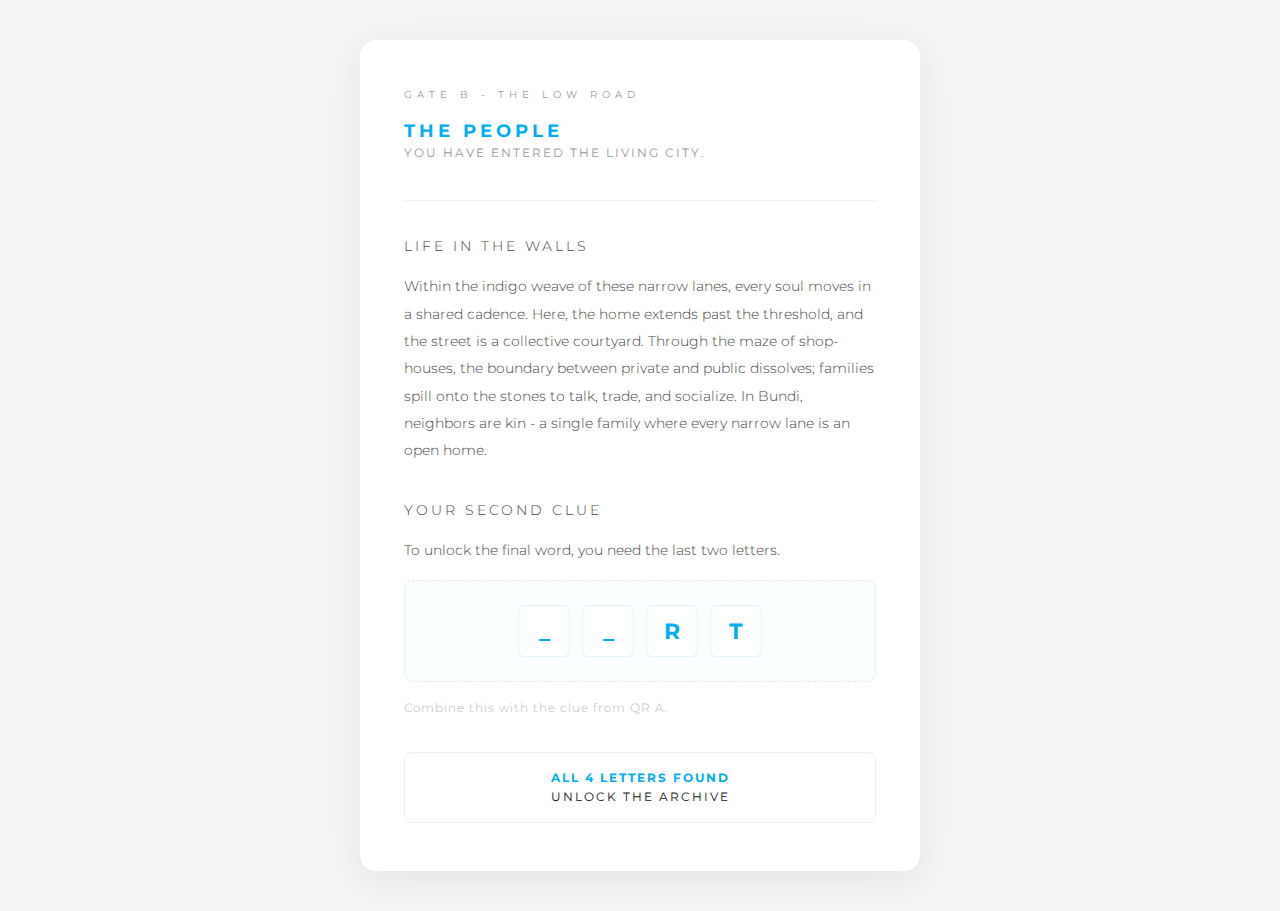
<file: index.html>
<!DOCTYPE html>
<html lang="en">
<head>
    <meta charset="UTF-8">
    <meta name="viewport" content="width=device-width, initial-scale=1.0">
    <title>Gate B : The People</title>
    <link href="https://fonts.googleapis.com/css2?family=Montserrat:wght@300;400;700&display=swap" rel="stylesheet">
    <link rel="stylesheet" href="css/style.css">
</head>
<body>

    <div class="card">

        <p class="page-label">Gate B - The Low Road</p>
        <h1>The People</h1>
        <p class="subtitle">You have entered the Living City.</p>

        <hr class="divider">

        <div class="section">
            <p class="section-label">Life in the Walls</p>
            <p>Within the indigo weave of these narrow lanes, every soul moves in a shared cadence. Here, the home extends past the threshold, and the street is a collective courtyard. Through the maze of shop-houses, the boundary between private and public dissolves; families spill onto the stones to talk, trade, and socialize. In Bundi, neighbors are kin - a single family where every narrow lane is an open home.</p>
        </div>

        <div class="section">
            <p class="section-label">Your Second Clue</p>
            <p>To unlock the final word, you need the last two letters.</p>
            <div class="clue-box">
                <span>_</span><span>_</span><span>R</span><span>T</span>
            </div>
            <p style="font-size:0.72rem; color:#bbb; margin-top:10px; letter-spacing:1px;">Combine this with the clue from QR A.</p>
        </div>

        <a href="final_reveal.html" class="final-link">
            <span>All 4 Letters Found</span>
            Unlock the Archive
        </a>

    </div>

</body>
</html>
</file>
<file: css/style.css>
* { margin: 0; padding: 0; box-sizing: border-box; }

body {
    background-color: #f5f5f5;
    font-family: 'Montserrat', sans-serif;
    min-height: 100vh;
    display: flex;
    justify-content: center;
    align-items: center;
    padding: 40px 20px;
}

/* ─── Main card ─────────────────────────────────────── */
.card {
    background: #ffffff;
    border-radius: 16px;
    box-shadow: 0 8px 40px rgba(0, 0, 0, 0.08);
    max-width: 560px;
    width: 100%;
    padding: 48px 44px;
}

/* ─── Header ────────────────────────────────────────── */
.page-label {
    font-size: 0.65rem;
    text-transform: uppercase;
    letter-spacing: 5px;
    color: #999;
    margin-bottom: 1.2rem;
}

h1 {
    font-size: 1.1rem;
    font-weight: 700;
    text-transform: uppercase;
    letter-spacing: 4px;
    color: #00AEEF;
    margin-bottom: 0.3rem;
}

.subtitle {
    font-size: 0.72rem;
    color: #999;
    letter-spacing: 2px;
    text-transform: uppercase;
    margin-bottom: 2.5rem;
}

/* ─── Divider ───────────────────────────────────────── */
.divider {
    border: none;
    border-top: 1px solid #f0f0f0;
    margin-bottom: 2rem;
}

/* ─── Content sections ──────────────────────────────── */
.section {
    margin-bottom: 2rem;
}

.section-label {
    font-size: 0.65rem;
    text-transform: uppercase;
    letter-spacing: 3px;
    color: #999;
    margin-bottom: 0.8rem;
}

.section p {
    font-size: 0.9rem;
    font-weight: 300;
    line-height: 1.9;
    color: #444;
}

/* ─── Clue box ──────────────────────────────────────── */
.clue-box {
    display: flex;
    justify-content: center;
    gap: 12px;
    border: 1px dashed #e8e8e8;
    border-radius: 8px;
    padding: 24px 20px;
    margin: 16px 0;
    background: #fafeff;
}

.clue-box span {
    display: flex;
    align-items: center;
    justify-content: center;
    width: 52px;
    height: 52px;
    font-size: 1.4rem;
    font-weight: 700;
    color: #00AEEF;
    border: 1px solid #e0f4fd;
    border-radius: 6px;
    background: #ffffff;
}

/* ─── Mobile ────────────────────────────────────────── */
@media (max-width: 480px) {
    .card {
        padding: 32px 24px;
    }
    .clue-box {
        gap: 8px;
        padding: 16px;
    }
    .clue-box span {
        width: 44px;
        height: 44px;
        font-size: 1.1rem;
    }
    input {
        font-size: 1.6rem;
        width: 160px;
        letter-spacing: 6px;
    }
}

/* ─── Final link (gate-b index) ─────────────────────── */
.final-link {
    display: block;
    text-decoration: none;
    color: #111;
    border: 1px solid #eee;
    border-radius: 8px;
    padding: 18px 30px;
    text-align: center;
    font-size: 0.72rem;
    text-transform: uppercase;
    letter-spacing: 2px;
    margin-top: 2rem;
    transition: all 0.3s ease;
}

.final-link span {
    display: block;
    font-weight: 700;
    color: #00AEEF;
    margin-bottom: 5px;
}

.final-link:hover {
    border-color: #00AEEF;
    transform: translateY(-3px);
    box-shadow: 0 8px 20px rgba(0, 174, 239, 0.08);
}

/* ─── final_reveal.html ─────────────────────────────── */
.reveal-body {
    min-height: 100vh;
}

#login-box {
    text-align: center;
}

#login-box p {
    font-size: 0.72rem;
    text-transform: uppercase;
    letter-spacing: 2px;
    color: #999;
    margin-bottom: 2.5rem;
}

input {
    border: none;
    border-bottom: 2px solid #f0f0f0;
    font-size: 2.2rem;
    font-family: 'Montserrat', sans-serif;
    font-weight: 700;
    text-transform: uppercase;
    text-align: center;
    color: #00AEEF;
    width: 200px;
    outline: none;
    background: transparent;
    letter-spacing: 10px;
    transition: 0.3s;
    display: block;
    margin: 0 auto 2.5rem;
}

input:focus { border-bottom-color: #00AEEF; }

button {
    background: none;
    color: #111;
    border: 1px solid #eee;
    border-radius: 8px;
    padding: 14px 36px;
    font-family: 'Montserrat', sans-serif;
    font-size: 0.72rem;
    text-transform: uppercase;
    letter-spacing: 2px;
    cursor: pointer;
    transition: all 0.3s ease;
}

button:hover {
    border-color: #00AEEF;
    color: #00AEEF;
    transform: translateY(-3px);
    box-shadow: 0 8px 20px rgba(0, 174, 239, 0.08);
}

#hidden-content {
    display: none;
    text-align: center;
}

#hidden-content .granted {
    font-size: 0.65rem;
    text-transform: uppercase;
    letter-spacing: 5px;
    color: #999;
    margin-bottom: 1.2rem;
}

#hidden-content h2 {
    font-size: 1.1rem;
    font-weight: 700;
    text-transform: uppercase;
    letter-spacing: 4px;
    color: #00AEEF;
    margin-bottom: 1rem;
}

#hidden-content p {
    font-size: 0.85rem;
    font-weight: 300;
    color: #555;
    letter-spacing: 1px;
    line-height: 1.8;
}

.arrow {
    font-size: 1.4rem;
    color: #00AEEF;
    margin-top: 1.5rem;
    display: block;
}

.reveal-video {
    width: 100%;
    border-radius: 10px;
    margin-top: 1.5rem;
}
</file>
